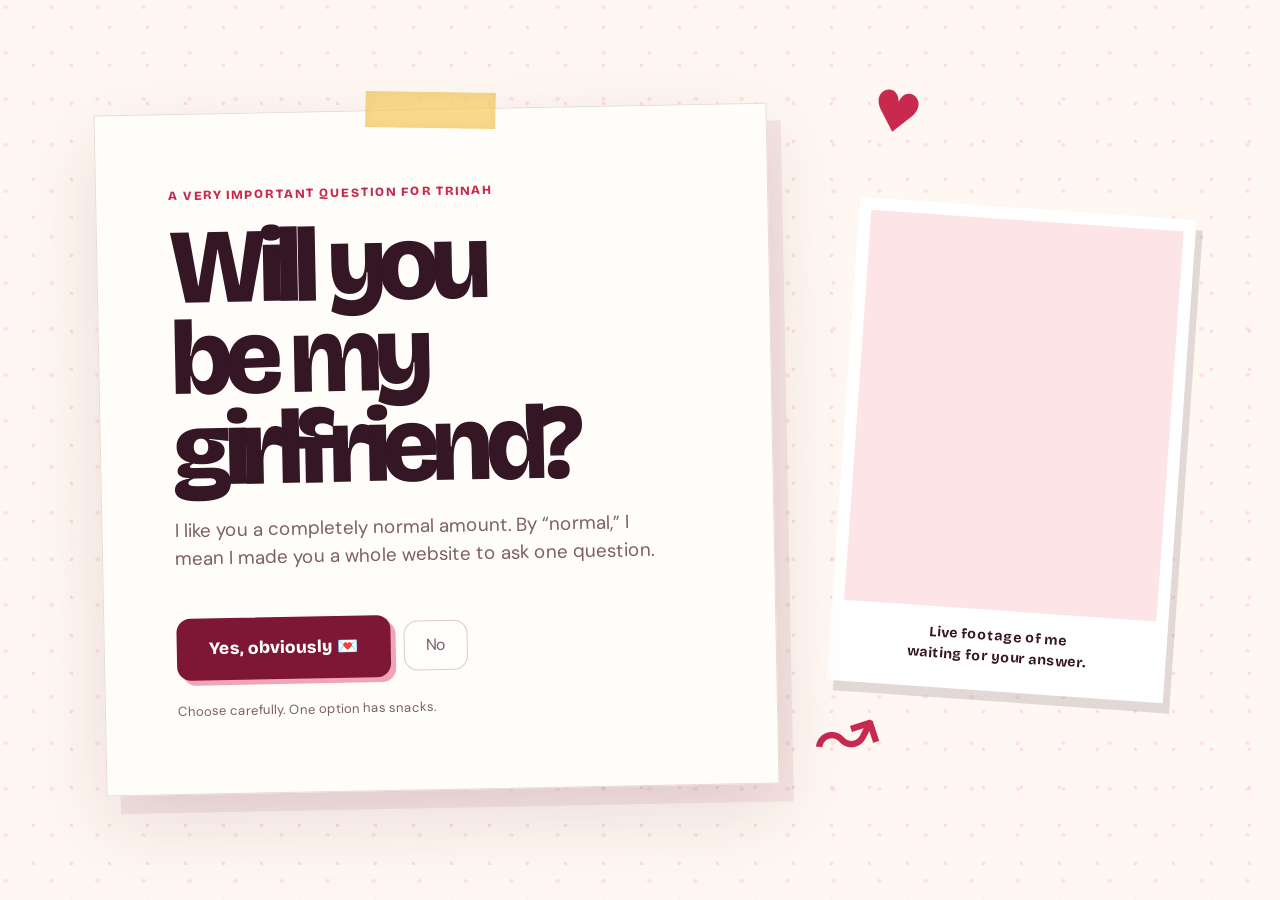
<file: index.html>
<!DOCTYPE html>
<html lang="en">
  <head>
    <meta charset="UTF-8" />
    <meta name="viewport" content="width=device-width, initial-scale=1.0" />
    <meta name="theme-color" content="#fff8f2" />
    <title>Trinah, one tiny question…</title>
    <link rel="stylesheet" href="css/style.css" />
  </head>
  <body class="proposal-page">
    <main class="proposal-shell">
      <section class="love-note" aria-labelledby="proposal-title">
        <span class="tape" aria-hidden="true"></span>
        <p class="kicker">A very important question for Trinah</p>
        <h1 id="proposal-title">Will you be my girlfriend?</h1>
        <p class="proposal-copy">
          I like you a completely normal amount. By “normal,” I mean I made you
          a whole website to ask one question.
        </p>

        <div class="answers" id="answers">
          <button type="button" class="cta cta-big" id="yes">
            Yes, obviously 💌
          </button>
          <button type="button" class="ghost no-button" id="no">No</button>
        </div>
        <p class="tiny-note" id="no-note" aria-live="polite">
          Choose carefully. One option has snacks.
        </p>
      </section>

      <aside class="photo-card" aria-label="A very persuasive cat">
        <video class="proposal-video" src="cat.mp4" autoplay muted loop playsinline preload="auto"></video>
        <p>Live footage of me waiting for your answer.</p>
      </aside>

      <span class="doodle doodle-heart" aria-hidden="true">♥</span>
      <span class="doodle doodle-arrow" aria-hidden="true">↝</span>
    </main>

    <script src="js/plan.js"></script>
    <script src="js/video.js"></script>
    <script>
      clearPlan();
      const yes = document.getElementById("yes");
      const no = document.getElementById("no");
      const note = document.getElementById("no-note");
      const replies = ["No", "Trinah… be serious 😭", "That button seems suspicious", "Are you sure sure?", "I can add dessert", "The yes button is right there", "Okay, last chance 👀", "Nope, this button has resigned"];
      const notes = ["Choose carefully. One option has snacks.", "A bold opening move.", "I respect the drama. I reject the answer.", "Even the cat thinks that was a misclick.", "Counter-offer: food, cuddles, and me.", "This negotiation is going extremely well for me.", "The board has reviewed your answer.", "Motion denied. Please select yes."];

      let attempts = 0;
      yes.addEventListener("click", () => {
        savePlan({ acceptedAt: new Date().toISOString() });
        document.body.classList.add("said-yes");
        yes.textContent = "Yayyyyy! 💖";
        setTimeout(() => (location.href = "snacks.html"), 650);
      });

      no.addEventListener("click", () => {
        attempts += 1;
        const index = Math.min(attempts, replies.length - 1);
        no.textContent = replies[index];
        note.textContent = notes[index];
        yes.style.setProperty("--yes-scale", Math.min(1.34, 1 + attempts * 0.055));
        if (attempts >= 3) {
          const maxX = Math.min(90, window.innerWidth * 0.14);
          no.style.transform = `translate(${(Math.random() - 0.5) * maxX}px, ${(Math.random() - 0.5) * 36}px)`;
        }
      });
    </script>
  </body>
</html>
</file>
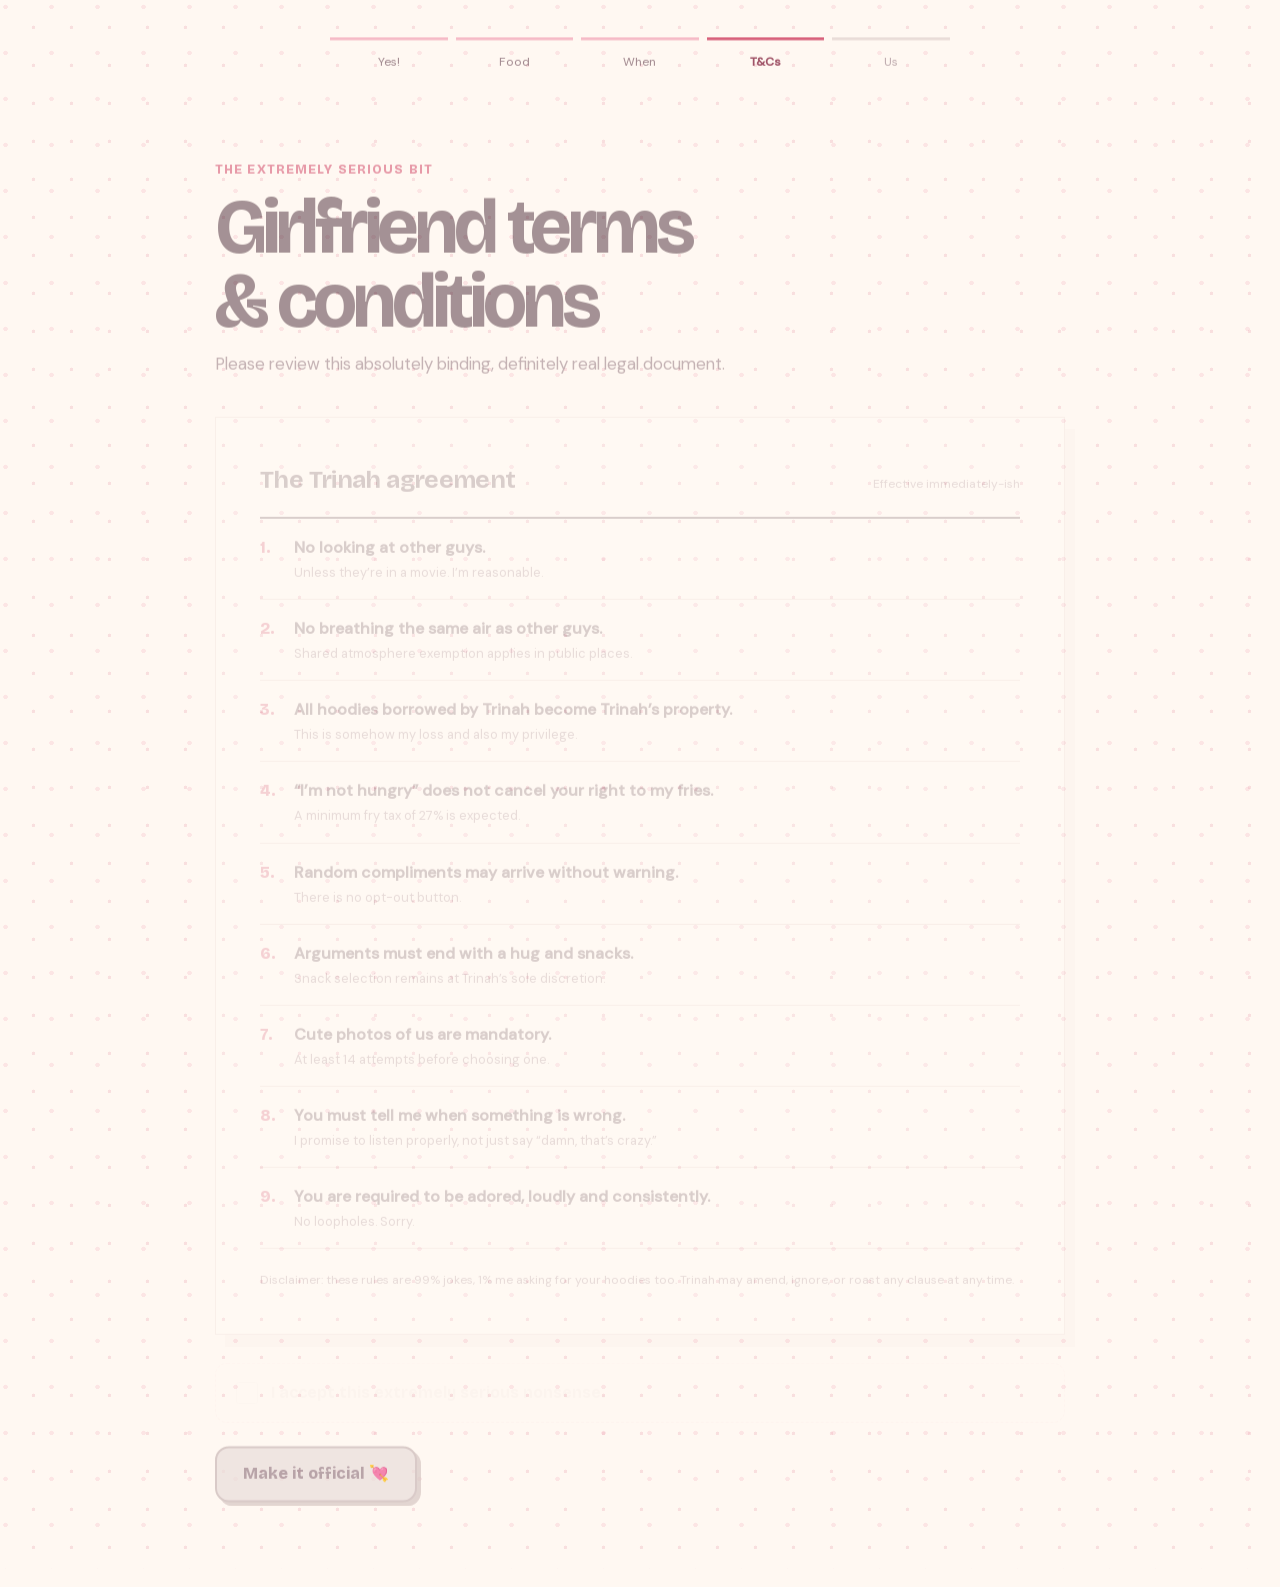
<file: doing.html>
<!DOCTYPE html>
<html lang="en">
  <head>
    <meta charset="UTF-8" />
    <meta http-equiv="refresh" content="0; url=terms.html" />
    <title>One moment…</title>
  </head>
  <body><p>Taking you to the <a href="terms.html">girlfriend terms &amp; conditions</a>…</p></body>
</html>
</file>
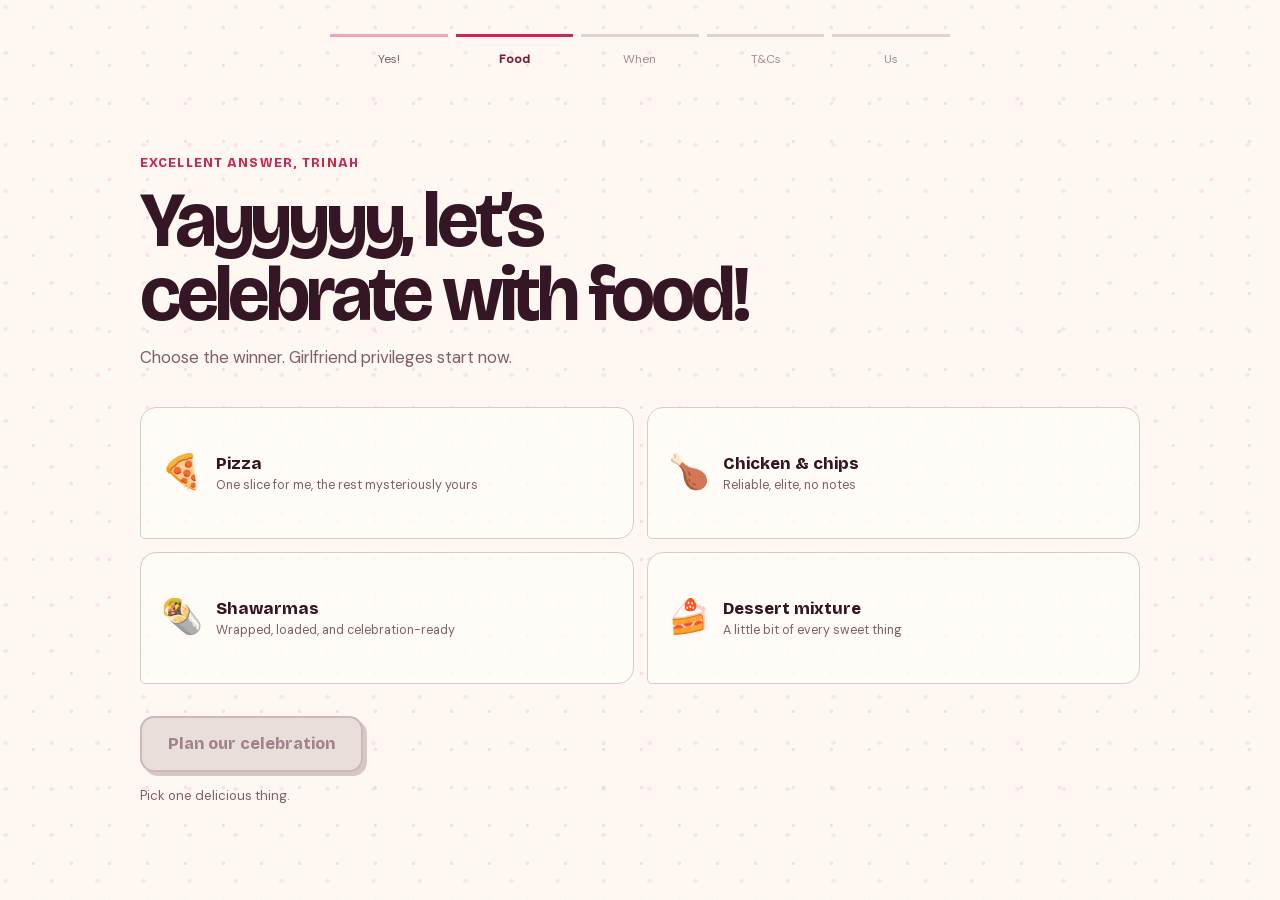
<file: snacks.html>
<!DOCTYPE html>
<html lang="en">
  <head>
    <meta charset="UTF-8" />
    <meta name="viewport" content="width=device-width, initial-scale=1.0" />
    <meta name="theme-color" content="#fff8f2" />
    <title>Yayyyyy — celebration food</title>
    <link rel="stylesheet" href="css/style.css" />
  </head>
  <body>
    <main class="flow-shell">
      <nav class="progress" aria-label="Proposal progress">
        <span class="done">Yes!</span><span class="active">Food</span><span>When</span><span>T&amp;Cs</span><span>Us</span>
      </nav>
      <header class="flow-header">
        <p class="kicker">Excellent answer, Trinah</p>
        <h1>Yayyyyy, let’s celebrate with food!</h1>
        <p>Choose the winner. Girlfriend privileges start now.</p>
      </header>

      <section class="choice-grid" aria-label="Celebration food options">
        <label class="food-card"><input type="radio" name="food" value="Pizza" /><span class="food-emoji">🍕</span><span class="food-name">Pizza</span><span class="food-note">One slice for me, the rest mysteriously yours</span></label>
        <label class="food-card"><input type="radio" name="food" value="Chicken & chips" /><span class="food-emoji">🍗</span><span class="food-name">Chicken &amp; chips</span><span class="food-note">Reliable, elite, no notes</span></label>
        <label class="food-card"><input type="radio" name="food" value="Shawarmas" /><span class="food-emoji">🌯</span><span class="food-name">Shawarmas</span><span class="food-note">Wrapped, loaded, and celebration-ready</span></label>
        <label class="food-card"><input type="radio" name="food" value="Dessert mixture" /><span class="food-emoji">🍰</span><span class="food-name">Dessert mixture</span><span class="food-note">A little bit of every sweet thing</span></label>
      </section>

      <div class="flow-actions">
        <button type="button" class="cta" id="next" disabled>Plan our celebration</button>
        <p class="selection-hint" id="selection-hint">Pick one delicious thing.</p>
      </div>
    </main>
    <script src="js/plan.js"></script>
    <script>
      const inputs = [...document.querySelectorAll('input[name="food"]')];
      const next = document.getElementById("next");
      const hint = document.getElementById("selection-hint");
      function sync() {
        const selected = inputs.find((input) => input.checked);
        next.disabled = !selected;
        hint.textContent = selected ? `${selected.value} it is. Excellent taste.` : "Pick one delicious thing.";
      }
      inputs.forEach((input) => input.addEventListener("change", sync));
      next.addEventListener("click", () => {
        const food = inputs.find((input) => input.checked)?.value;
        if (!food) return;
        savePlan({ food });
        location.href = "when.html";
      });
    </script>
  </body>
</html>
</file>
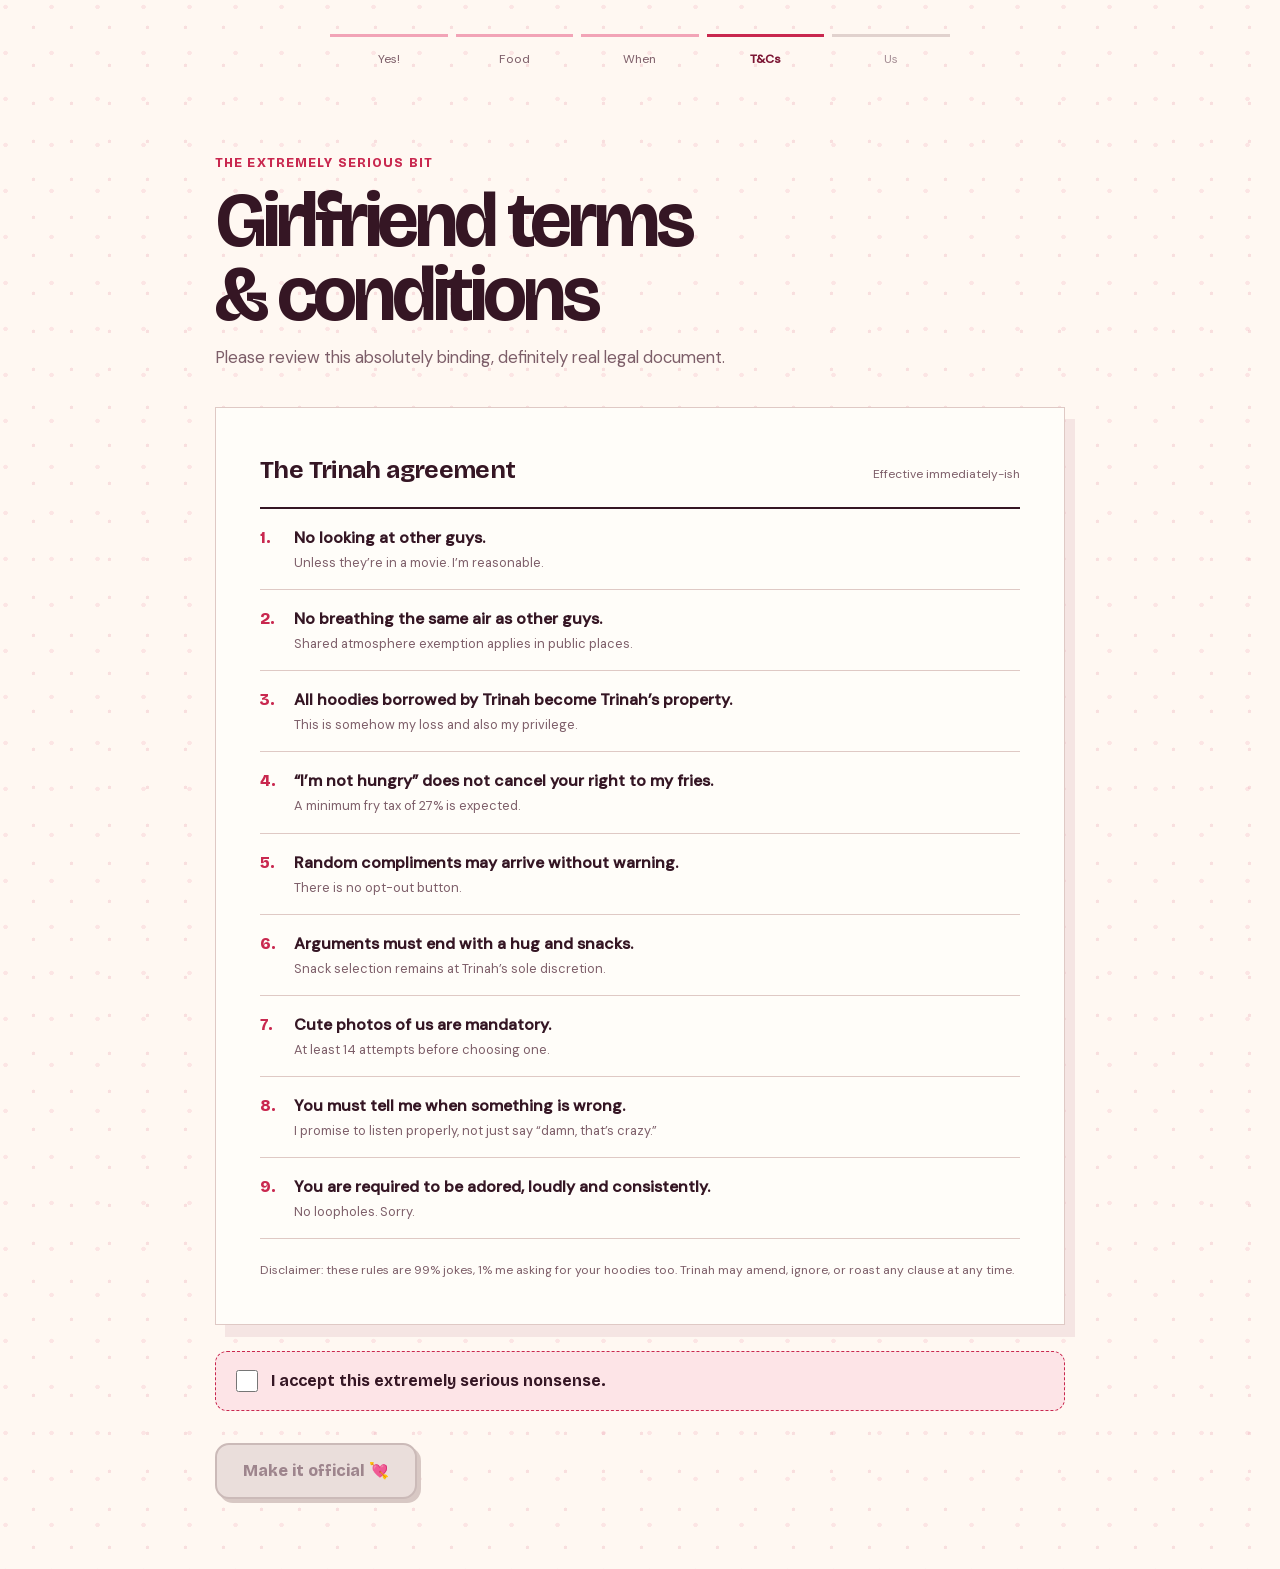
<file: terms.html>
<!DOCTYPE html>
<html lang="en">
  <head>
    <meta charset="UTF-8" />
    <meta name="viewport" content="width=device-width, initial-scale=1.0" />
    <meta name="theme-color" content="#fff8f2" />
    <title>The extremely serious T&amp;Cs</title>
    <link rel="stylesheet" href="css/style.css" />
  </head>
  <body>
    <main class="flow-shell terms-shell">
      <nav class="progress" aria-label="Proposal progress">
        <span class="done">Yes!</span><span class="done">Food</span><span class="done">When</span><span class="active">T&amp;Cs</span><span>Us</span>
      </nav>
      <header class="flow-header">
        <p class="kicker">The extremely serious bit</p>
        <h1>Girlfriend terms &amp; conditions</h1>
        <p>Please review this absolutely binding, definitely real legal document.</p>
      </header>
      <section class="contract" aria-labelledby="contract-title">
        <div class="contract-topline"><h2 id="contract-title">The Trinah agreement</h2><span>Effective immediately-ish</span></div>
        <ol class="rules-list">
          <li><span>No looking at other guys.</span><small>Unless they’re in a movie. I’m reasonable.</small></li>
          <li><span>No breathing the same air as other guys.</span><small>Shared atmosphere exemption applies in public places.</small></li>
          <li><span>All hoodies borrowed by Trinah become Trinah’s property.</span><small>This is somehow my loss and also my privilege.</small></li>
          <li><span>“I’m not hungry” does not cancel your right to my fries.</span><small>A minimum fry tax of 27% is expected.</small></li>
          <li><span>Random compliments may arrive without warning.</span><small>There is no opt-out button.</small></li>
          <li><span>Arguments must end with a hug and snacks.</span><small>Snack selection remains at Trinah’s sole discretion.</small></li>
          <li><span>Cute photos of us are mandatory.</span><small>At least 14 attempts before choosing one.</small></li>
          <li><span>You must tell me when something is wrong.</span><small>I promise to listen properly, not just say “damn, that’s crazy.”</small></li>
          <li><span>You are required to be adored, loudly and consistently.</span><small>No loopholes. Sorry.</small></li>
        </ol>
        <p class="legal-ish">Disclaimer: these rules are 99% jokes, 1% me asking for your hoodies too. Trinah may amend, ignore, or roast any clause at any time.</p>
      </section>
      <label class="accept-row"><input type="checkbox" id="accept" /><span>I accept this extremely serious nonsense.</span></label>
      <div class="flow-actions"><button type="button" class="cta" id="next" disabled>Make it official 💘</button></div>
    </main>
    <script src="js/plan.js"></script>
    <script>
      const accept = document.getElementById("accept");
      const next = document.getElementById("next");
      accept.addEventListener("change", () => (next.disabled = !accept.checked));
      next.addEventListener("click", () => {
        if (!accept.checked) return;
        savePlan({ termsAccepted: true });
        location.href = "done.html";
      });
    </script>
  </body>
</html>
</file>
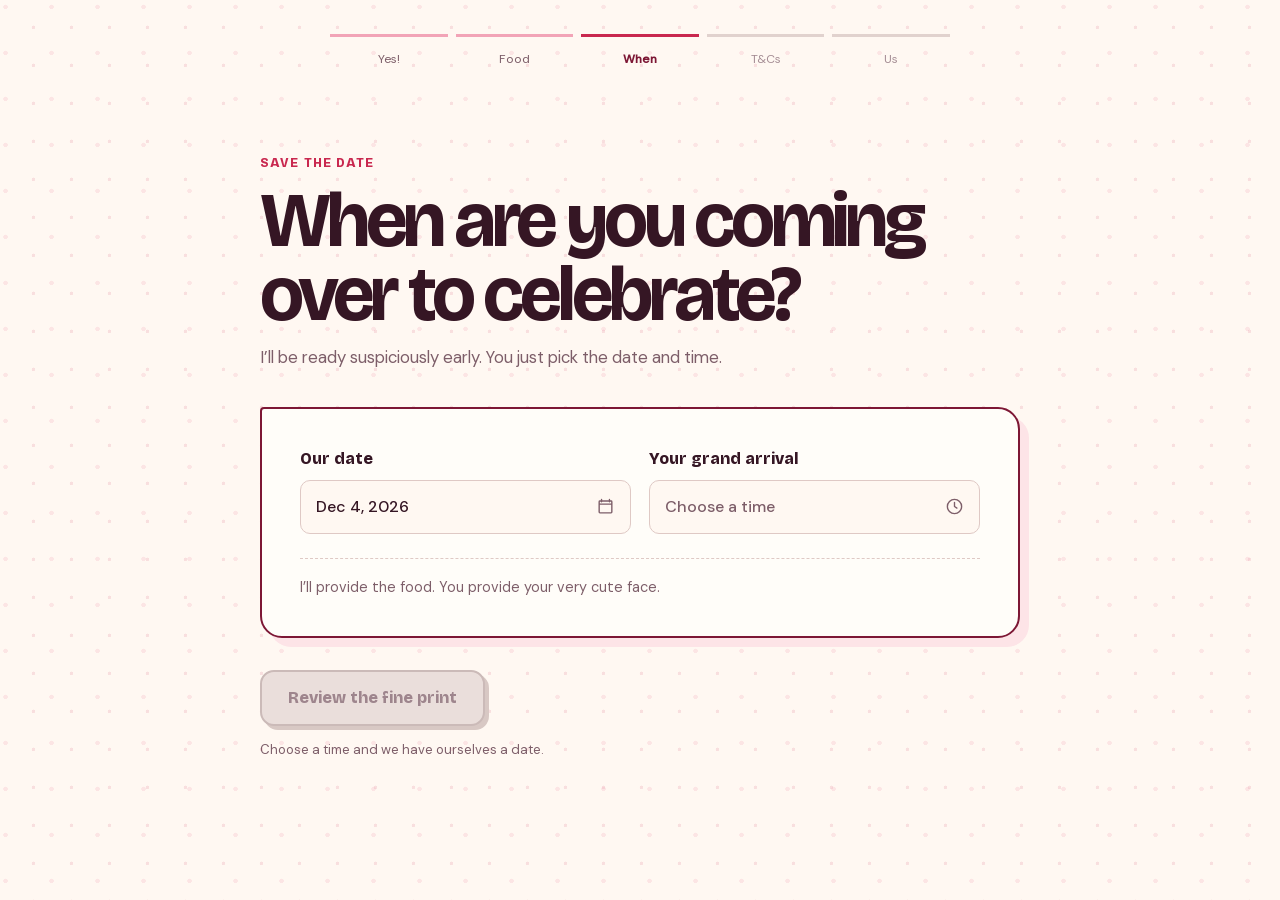
<file: when.html>
<!DOCTYPE html>
<html lang="en">
  <head>
    <meta charset="UTF-8" />
    <meta name="viewport" content="width=device-width, initial-scale=1.0" />
    <meta name="theme-color" content="#fff8f2" />
    <title>When are we celebrating?</title>
    <link rel="stylesheet" href="css/style.css" />
  </head>
  <body>
    <main class="flow-shell compact-shell">
      <nav class="progress" aria-label="Proposal progress">
        <span class="done">Yes!</span><span class="done">Food</span><span class="active">When</span><span>T&amp;Cs</span><span>Us</span>
      </nav>
      <header class="flow-header">
        <p class="kicker">Save the date</p>
        <h1>When are you coming over to celebrate?</h1>
        <p>I’ll be ready suspiciously early. You just pick the date and time.</p>
      </header>
      <section class="date-card" aria-label="Choose a date and time">
        <div class="field">
          <label for="date">Our date</label>
          <div class="picker-shell">
            <span class="picker-value" id="date-display">Choose a date</span>
            <svg class="picker-icon" aria-hidden="true" viewBox="0 0 24 24"><path d="M7 3v3M17 3v3M4 9h16M5 5h14a1 1 0 0 1 1 1v13a1 1 0 0 1-1 1H5a1 1 0 0 1-1-1V6a1 1 0 0 1 1-1Z" /></svg>
            <input type="date" id="date" name="date" required />
          </div>
        </div>
        <div class="field">
          <label for="time">Your grand arrival</label>
          <div class="picker-shell">
            <span class="picker-value placeholder" id="time-display">Choose a time</span>
            <svg class="picker-icon" aria-hidden="true" viewBox="0 0 24 24"><path d="M12 7v5l3 2M21 12a9 9 0 1 1-18 0 9 9 0 0 1 18 0Z" /></svg>
            <input type="time" id="time" name="time" required />
          </div>
        </div>
        <p class="date-aside">I’ll provide the food. You provide your very cute face.</p>
      </section>
      <div class="flow-actions">
        <button type="button" class="cta" id="next" disabled>Review the fine print</button>
        <p class="selection-hint" id="when-hint">Both fields are legally romantic.</p>
      </div>
    </main>
    <script src="js/plan.js"></script>
    <script>
      const date = document.getElementById("date");
      const time = document.getElementById("time");
      const next = document.getElementById("next");
      const hint = document.getElementById("when-hint");
      const dateDisplay = document.getElementById("date-display");
      const timeDisplay = document.getElementById("time-display");
      const today = new Date();
      const localToday = new Date(today.getTime() - today.getTimezoneOffset() * 60000).toISOString().split("T")[0];
      date.min = localToday;
      date.value = localToday;

      function showDate(value) {
        if (!value) return "Choose a date";
        return new Date(`${value}T12:00:00`).toLocaleDateString(undefined, { day: "numeric", month: "short", year: "numeric" });
      }

      function showTime(value) {
        if (!value) return "Choose a time";
        const [hours, minutes] = value.split(":");
        const selected = new Date();
        selected.setHours(Number(hours), Number(minutes), 0, 0);
        return selected.toLocaleTimeString(undefined, { hour: "numeric", minute: "2-digit" });
      }

      function sync() {
        dateDisplay.textContent = showDate(date.value);
        timeDisplay.textContent = showTime(time.value);
        dateDisplay.classList.toggle("placeholder", !date.value);
        timeDisplay.classList.toggle("placeholder", !time.value);
        next.disabled = !(date.value && time.value);
        hint.textContent = next.disabled ? "Choose a time and we have ourselves a date." : "Perfect. I’m already counting down.";
      }
      date.addEventListener("input", sync);
      date.addEventListener("change", sync);
      time.addEventListener("input", sync);
      time.addEventListener("change", sync);
      sync();
      next.addEventListener("click", () => {
        if (next.disabled) return;
        savePlan({ date: date.value, time: time.value });
        location.href = "terms.html";
      });
    </script>
  </body>
</html>
</file>
<file: css/style.css>
@font-face {
  font-family: "Bricolage Grotesque";
  font-style: normal;
  font-weight: 400 800;
  font-display: swap;
  src: url("../fonts/bricolage.woff2") format("woff2");
}

@font-face {
  font-family: "DM Sans";
  font-style: normal;
  font-weight: 400 500;
  font-display: swap;
  src: url("../fonts/dmsans.woff2") format("woff2");
}

:root {
  --paper: #fff8f2;
  --paper-deep: #f6eadf;
  --ink: #351624;
  --muted: #7d5e69;
  --berry: #7d1735;
  --red: #c9284f;
  --pink: #f2a4b7;
  --rosewash: #fde4e7;
  --yellow: #f6cc65;
  --line: #dfc9c5;
  --display: "Bricolage Grotesque", system-ui, sans-serif;
  --body: "DM Sans", system-ui, sans-serif;
}

* {
  box-sizing: border-box;
}

html {
  color-scheme: light;
}

body {
  min-height: 100dvh;
  margin: 0;
  color: var(--ink);
  background-color: var(--paper);
  background-image: radial-gradient(circle at 12% 15%, rgba(242, 164, 183, 0.23) 0 2px, transparent 2.5px), radial-gradient(circle at 88% 72%, rgba(201, 40, 79, 0.12) 0 1.5px, transparent 2px);
  background-size: 46px 46px, 38px 38px;
  font-family: var(--body);
  font-size: 16px;
  line-height: 1.5;
}

button,
input {
  font: inherit;
}

button,
label {
  -webkit-tap-highlight-color: transparent;
}

:focus-visible {
  outline: 3px solid var(--yellow);
  outline-offset: 4px;
}

.kicker {
  margin: 0;
  color: var(--red);
  font-family: var(--display);
  font-size: 0.78rem;
  font-weight: 800;
  letter-spacing: 0.09em;
  text-transform: uppercase;
}

h1,
h2,
p {
  text-wrap: balance;
}

h1,
h2 {
  font-family: var(--display);
}

.cta {
  --yes-scale: 1;
  min-height: 52px;
  padding: 14px 26px;
  border: 2px solid var(--berry);
  border-radius: 14px;
  color: #fff;
  background: var(--berry);
  box-shadow: 5px 5px 0 var(--pink);
  cursor: pointer;
  font-family: var(--display);
  font-weight: 800;
  transform: scale(var(--yes-scale));
  transition: transform 180ms ease, box-shadow 180ms ease, background 180ms ease;
}

.cta:hover:not(:disabled) {
  background: var(--red);
  transform: translate(-1px, -1px) scale(var(--yes-scale));
  box-shadow: 7px 7px 0 var(--pink);
}

.cta:active:not(:disabled) {
  transform: translate(3px, 3px) scale(var(--yes-scale));
  box-shadow: 2px 2px 0 var(--pink);
}

.cta:disabled {
  color: #9e858d;
  background: #eadedb;
  border-color: #cbbab8;
  box-shadow: 4px 4px 0 #d8c8c4;
  cursor: not-allowed;
}

.ghost {
  min-height: 48px;
  padding: 12px 21px;
  border: 1.5px solid var(--line);
  border-radius: 14px;
  color: var(--muted);
  background: rgba(255, 255, 255, 0.56);
  cursor: pointer;
}

.proposal-page {
  display: grid;
  place-items: center;
  overflow-x: hidden;
}

.proposal-shell {
  position: relative;
  display: grid;
  grid-template-columns: minmax(0, 1fr) minmax(220px, 0.5fr);
  align-items: center;
  gap: clamp(26px, 6vw, 70px);
  width: min(1080px, calc(100% - 36px));
  min-height: 100dvh;
  padding: 58px 0;
}

.love-note {
  position: relative;
  z-index: 2;
  padding: clamp(34px, 6vw, 72px);
  background: #fffdf9;
  border: 1px solid #eadbd5;
  box-shadow: 14px 18px 0 rgba(125, 23, 53, 0.08), 0 28px 80px rgba(92, 34, 50, 0.13);
  transform: rotate(-1.1deg);
}

.tape {
  position: absolute;
  top: -18px;
  left: 50%;
  width: 130px;
  height: 36px;
  background: rgba(246, 204, 101, 0.72);
  transform: translateX(-50%) rotate(2deg);
  box-shadow: inset 0 0 12px rgba(110, 80, 20, 0.08);
}

.love-note h1 {
  max-width: 700px;
  margin: 17px 0 20px;
  font-size: clamp(3.2rem, 8.3vw, 7.2rem);
  font-weight: 800;
  letter-spacing: -0.065em;
  line-height: 0.86;
}

.proposal-copy {
  max-width: 48ch;
  margin: 0;
  color: var(--muted);
  font-size: clamp(1rem, 2vw, 1.18rem);
}

.answers {
  display: flex;
  align-items: center;
  flex-wrap: wrap;
  gap: 13px;
  min-height: 94px;
  margin-top: 30px;
}

.cta-big {
  min-height: 60px;
  padding: 16px 30px;
  font-size: 1.08rem;
}

.no-button {
  transition: transform 170ms ease;
}

.tiny-note {
  min-height: 1.5em;
  margin: 5px 0 0;
  color: var(--muted);
  font-size: 0.82rem;
}

.photo-card {
  position: relative;
  z-index: 1;
  margin: 0;
  padding: 12px 12px 24px;
  background: #fff;
  box-shadow: 7px 10px 0 rgba(53, 22, 36, 0.14);
  transform: rotate(4deg);
}

.proposal-video {
  display: block;
  width: 100%;
  aspect-ratio: 4 / 5;
  object-fit: cover;
  background: var(--rosewash);
}

.photo-card p {
  margin: 15px 7px 0;
  font-family: var(--display);
  font-size: 0.88rem;
  font-weight: 700;
  text-align: center;
}

.doodle {
  position: absolute;
  color: var(--red);
  font-family: var(--display);
  pointer-events: none;
}

.doodle-heart {
  top: 8%;
  right: 24%;
  font-size: 3.5rem;
  transform: rotate(12deg);
}

.doodle-arrow {
  right: 28%;
  bottom: 12%;
  font-size: 4.8rem;
  transform: rotate(-18deg);
}

.said-yes::after {
  content: "♥  ♥  ♥  ♥  ♥";
  position: fixed;
  inset: 0;
  z-index: 20;
  display: grid;
  place-items: center;
  color: var(--red);
  background: rgba(255, 248, 242, 0.9);
  font-size: clamp(2rem, 9vw, 6rem);
  letter-spacing: 0.15em;
  animation: yes-pop 650ms ease both;
  pointer-events: none;
}

.flow-shell {
  width: min(1000px, calc(100% - 36px));
  margin: 0 auto;
  padding: 34px 0 70px;
}

.compact-shell {
  width: min(760px, calc(100% - 36px));
}

.progress {
  display: grid;
  grid-template-columns: repeat(5, 1fr);
  gap: 8px;
  width: min(620px, 100%);
  margin: 0 auto clamp(50px, 8vw, 86px);
  color: #a58d94;
  font-size: 0.76rem;
  text-align: center;
}

.progress span {
  position: relative;
  padding-top: 13px;
  border-top: 3px solid #e1d2ce;
}

.progress .done {
  color: var(--muted);
  border-color: var(--pink);
}

.progress .active {
  color: var(--berry);
  border-color: var(--red);
  font-weight: 700;
}

.flow-header {
  max-width: 760px;
  margin-bottom: 36px;
}

.flow-header h1 {
  margin: 12px 0 13px;
  font-size: clamp(2.5rem, 6vw, 4.9rem);
  letter-spacing: -0.055em;
  line-height: 0.96;
}

.flow-header > p:last-child {
  max-width: 55ch;
  margin: 0;
  color: var(--muted);
  font-size: 1.05rem;
}

.choice-grid {
  display: grid;
  grid-template-columns: repeat(2, 1fr);
  gap: 13px;
}

.food-card {
  position: relative;
  display: grid;
  grid-template-columns: auto 1fr;
  column-gap: 13px;
  align-items: center;
  min-height: 132px;
  padding: 20px;
  overflow: hidden;
  border: 1.5px solid var(--line);
  border-radius: 16px 16px 16px 5px;
  background: rgba(255, 253, 249, 0.8);
  cursor: pointer;
  transition: transform 160ms ease, border-color 160ms ease, background 160ms ease;
}

.food-card:hover {
  border-color: var(--pink);
  transform: translateY(-3px) rotate(-0.35deg);
}

.food-card input {
  position: absolute;
  inset: 0;
  margin: 0;
  opacity: 0;
  cursor: pointer;
}

.food-card:has(input:checked) {
  border-color: var(--red);
  background: var(--rosewash);
  box-shadow: inset 0 0 0 3px var(--paper);
}

.food-card:has(input:checked)::after {
  content: "♥";
  position: absolute;
  top: 10px;
  right: 13px;
  color: var(--red);
  font-size: 1rem;
}

.food-card:has(input:focus-visible) {
  outline: 3px solid var(--yellow);
  outline-offset: 3px;
}

.food-emoji {
  grid-row: span 2;
  font-size: 2.1rem;
}

.food-name {
  align-self: end;
  font-family: var(--display);
  font-size: 1.03rem;
  font-weight: 800;
}

.food-note {
  align-self: start;
  color: var(--muted);
  font-size: 0.78rem;
  line-height: 1.35;
}

.flow-actions {
  display: flex;
  flex-direction: column;
  align-items: flex-start;
  gap: 14px;
  margin-top: 32px;
}

.selection-hint,
.share-hint {
  min-height: 1.4em;
  margin: 0;
  color: var(--muted);
  font-size: 0.82rem;
}

.date-card {
  display: grid;
  grid-template-columns: 1fr 1fr;
  gap: 18px;
  min-width: 0;
  padding: clamp(22px, 5vw, 38px);
  border: 2px solid var(--berry);
  border-radius: 4px 22px 22px 22px;
  background: #fffdf9;
  box-shadow: 9px 9px 0 var(--rosewash);
}

.field {
  display: grid;
  gap: 9px;
  min-width: 0;
}

.field label {
  font-family: var(--display);
  font-weight: 800;
}

.picker-shell {
  position: relative;
  display: flex;
  align-items: center;
  gap: 14px;
  width: 100%;
  min-width: 0;
  max-width: 100%;
  height: 54px;
  padding: 0 15px;
  overflow: hidden;
  border: 1.5px solid var(--line);
  border-radius: 10px;
  color: var(--ink);
  background: var(--paper);
}

.picker-shell:focus-within {
  border-color: var(--red);
  outline: 3px solid var(--yellow);
  outline-offset: 3px;
}

.picker-value {
  min-width: 0;
  flex: 1;
  overflow: hidden;
  color: var(--ink);
  font-size: 1rem;
  font-weight: 500;
  line-height: 1.2;
  text-overflow: ellipsis;
  white-space: nowrap;
}

.picker-value.placeholder {
  color: var(--muted);
}

.picker-icon {
  width: 19px;
  height: 19px;
  flex: 0 0 19px;
  fill: none;
  stroke: var(--muted);
  stroke-linecap: round;
  stroke-linejoin: round;
  stroke-width: 1.75;
}

.picker-shell input {
  position: absolute;
  inset: 0;
  z-index: 2;
  width: 100%;
  min-width: 0;
  max-width: 100%;
  height: 100%;
  margin: 0;
  padding: 0;
  border: 0;
  opacity: 0;
  cursor: pointer;
  appearance: none;
  -webkit-appearance: none;
}

.date-aside {
  grid-column: 1 / -1;
  margin: 6px 0 0;
  padding-top: 18px;
  color: var(--muted);
  border-top: 1px dashed var(--line);
  font-size: 0.9rem;
}

.terms-shell {
  width: min(850px, calc(100% - 36px));
}

.contract {
  padding: clamp(22px, 5vw, 44px);
  border: 1px solid var(--line);
  background: #fffdf9;
  box-shadow: 10px 12px 0 rgba(125, 23, 53, 0.08);
}

.contract-topline {
  display: flex;
  justify-content: space-between;
  align-items: baseline;
  gap: 20px;
  padding-bottom: 18px;
  border-bottom: 2px solid var(--ink);
}

.contract-topline h2 {
  margin: 0;
  font-size: 1.55rem;
  letter-spacing: -0.025em;
}

.contract-topline span {
  color: var(--muted);
  font-size: 0.75rem;
}

.rules-list {
  margin: 0;
  padding: 0;
  list-style: none;
  counter-reset: rules;
}

.rules-list li {
  counter-increment: rules;
  display: grid;
  grid-template-columns: 34px 1fr;
  padding: 17px 0;
  border-bottom: 1px solid var(--line);
}

.rules-list li::before {
  content: counter(rules) ".";
  grid-row: span 2;
  color: var(--red);
  font-family: var(--display);
  font-weight: 800;
}

.rules-list li > span {
  font-weight: 700;
}

.rules-list small {
  margin-top: 3px;
  color: var(--muted);
  font-size: 0.8rem;
}

.legal-ish {
  margin: 22px 0 0;
  color: var(--muted);
  font-size: 0.76rem;
}

.accept-row {
  display: flex;
  align-items: center;
  gap: 13px;
  margin-top: 26px;
  padding: 17px 20px;
  border: 1.5px dashed var(--red);
  border-radius: 12px;
  background: var(--rosewash);
  cursor: pointer;
  font-family: var(--display);
  font-weight: 700;
}

.accept-row input {
  width: 22px;
  height: 22px;
  margin: 0;
  accent-color: var(--red);
}

.final-page {
  color: var(--paper);
  background: var(--berry);
  background-image: radial-gradient(circle at 15% 12%, rgba(246, 204, 101, 0.22) 0 2px, transparent 2.5px), radial-gradient(circle at 85% 60%, rgba(255, 255, 255, 0.14) 0 1.5px, transparent 2px);
  background-size: 48px 48px, 36px 36px;
}

.final-shell {
  width: min(780px, calc(100% - 36px));
  display: flex;
  flex-direction: column;
  align-items: center;
}

.light-progress {
  width: 100%;
  color: rgba(255, 248, 242, 0.5);
}

.light-progress span,
.light-progress .done {
  color: rgba(255, 248, 242, 0.7);
  border-color: rgba(242, 164, 183, 0.55);
}

.light-progress .active {
  color: #fff;
  border-color: var(--yellow);
}

.final-header {
  width: 100%;
  margin-bottom: 34px;
  text-align: center;
}

.final-header .kicker {
  color: var(--yellow);
}

.final-header h1 {
  margin: 8px 0 10px;
  font-size: clamp(3.4rem, 10vw, 7rem);
  letter-spacing: -0.065em;
  line-height: 0.9;
}

.final-header > p:last-child {
  margin: 0;
  color: rgba(255, 248, 242, 0.7);
}

.receipt {
  position: relative;
  width: min(500px, 100%);
  padding: clamp(27px, 6vw, 43px);
  overflow: hidden;
  color: var(--ink);
  background: #fffdf9;
  box-shadow: 13px 16px 0 rgba(53, 22, 36, 0.28);
  transform: rotate(-0.5deg);
}

.receipt-stamp {
  position: absolute;
  top: 34px;
  right: -23px;
  padding: 5px 28px;
  color: var(--red);
  border: 2px solid var(--red);
  font-family: var(--display);
  font-size: 0.72rem;
  font-weight: 800;
  letter-spacing: 0.12em;
  transform: rotate(9deg);
}

.receipt-label {
  margin: 0 0 5px;
  color: var(--red);
  font-size: 0.68rem;
  font-weight: 700;
  letter-spacing: 0.11em;
  text-transform: uppercase;
}

.receipt h2 {
  margin: 0;
  font-size: 2rem;
  letter-spacing: -0.04em;
}

.receipt-date {
  margin: 3px 0 0;
  color: var(--muted);
  font-size: 0.76rem;
}

.receipt-rule {
  margin: 21px 0;
  border-top: 1.5px dashed var(--line);
}

.receipt dl {
  display: grid;
  gap: 16px;
  margin: 0;
}

.receipt dl > div {
  display: grid;
  grid-template-columns: 130px 1fr;
  gap: 15px;
}

.receipt dt {
  color: var(--muted);
  font-size: 0.71rem;
  font-weight: 700;
  letter-spacing: 0.06em;
  text-transform: uppercase;
}

.receipt dd {
  margin: 0;
  font-size: 0.9rem;
}

.receipt-total {
  display: flex;
  justify-content: space-between;
  gap: 20px;
  margin: 0;
  font-family: var(--display);
}

.receipt-fineprint {
  margin: 21px 0 0;
  color: var(--muted);
  font-size: 0.61rem;
  letter-spacing: 0.08em;
  text-align: center;
}

.final-actions {
  display: flex;
  flex-wrap: wrap;
  justify-content: center;
  gap: 13px;
  margin-top: 34px;
}

.light-cta {
  color: var(--berry);
  background: var(--yellow);
  border-color: var(--yellow);
  box-shadow: 5px 5px 0 var(--pink);
}

.light-cta:hover:not(:disabled) {
  color: var(--berry);
  background: #ffe293;
}

.light-ghost {
  color: #fff;
  background: transparent;
  border-color: rgba(255, 255, 255, 0.35);
}

.share-hint {
  margin-top: 13px;
  color: rgba(255, 248, 242, 0.7);
}

.celebration-media {
  width: min(320px, 80vw);
  margin-top: 38px;
  padding: 10px 10px 19px;
  color: var(--ink);
  background: #fff;
  box-shadow: 7px 8px 0 rgba(53, 22, 36, 0.3);
  transform: rotate(2deg);
}

.celebration-media video {
  display: block;
  width: 100%;
  max-height: 330px;
  object-fit: cover;
}

.celebration-media p {
  margin: 12px 5px 0;
  font-family: var(--display);
  font-size: 0.83rem;
  font-weight: 700;
  text-align: center;
}

audio {
  width: min(320px, 80vw);
  margin-top: 28px;
}

.text-button {
  margin-top: 20px;
  padding: 8px;
  color: rgba(255, 248, 242, 0.68);
  border: 0;
  border-bottom: 1px solid currentColor;
  background: transparent;
  cursor: pointer;
}

@keyframes yes-pop {
  0% { opacity: 0; transform: scale(0.8); }
  45% { opacity: 1; transform: scale(1.08); }
  100% { opacity: 1; transform: scale(1); }
}

@keyframes arrive {
  from { opacity: 0; transform: translateY(12px); }
  to { opacity: 1; transform: none; }
}

.flow-shell > * {
  animation: arrive 420ms ease both;
}

.flow-shell > *:nth-child(2) { animation-delay: 70ms; }
.flow-shell > *:nth-child(3) { animation-delay: 120ms; }
.flow-shell > *:nth-child(4) { animation-delay: 170ms; }

@media (max-width: 760px) {
  .proposal-shell {
    grid-template-columns: 1fr;
    gap: 25px;
    width: min(590px, calc(100% - 28px));
    padding: 42px 0;
  }

  .love-note {
    padding: 42px 24px 34px;
    transform: rotate(-0.5deg);
  }

  .love-note h1 {
    font-size: clamp(3.25rem, 16vw, 5.6rem);
  }

  .photo-card {
    justify-self: center;
    width: min(260px, 72vw);
  }

  .doodle-heart { top: 1%; right: 8%; }
  .doodle-arrow { display: none; }

  .choice-grid {
    grid-template-columns: 1fr 1fr;
  }

}

@media (max-width: 520px) {
  .flow-shell,
  .compact-shell,
  .terms-shell,
  .final-shell {
    width: min(100% - 28px, 1000px);
    padding-top: 22px;
  }

  .progress {
    gap: 4px;
    margin-bottom: 48px;
    font-size: 0.67rem;
  }

  .flow-header h1 {
    font-size: 2.75rem;
  }

  .choice-grid {
    grid-template-columns: 1fr;
  }

  .food-card {
    min-height: 105px;
  }

  .date-card {
    grid-template-columns: 1fr;
    gap: 20px;
    padding: 21px 18px;
  }

  .date-aside {
    grid-column: 1;
  }

  .contract-topline {
    align-items: flex-start;
    flex-direction: column;
    gap: 4px;
  }

  .rules-list li {
    grid-template-columns: 28px 1fr;
  }

  .receipt dl > div {
    grid-template-columns: 1fr;
    gap: 3px;
  }

  .receipt-stamp {
    top: 29px;
    right: -33px;
  }

  .final-actions,
  .final-actions button,
  .flow-actions,
  .flow-actions button {
    width: 100%;
  }
}

@media (prefers-reduced-motion: reduce) {
  *, *::before, *::after {
    scroll-behavior: auto !important;
    animation: none !important;
    transition: none !important;
  }
}
</file>
